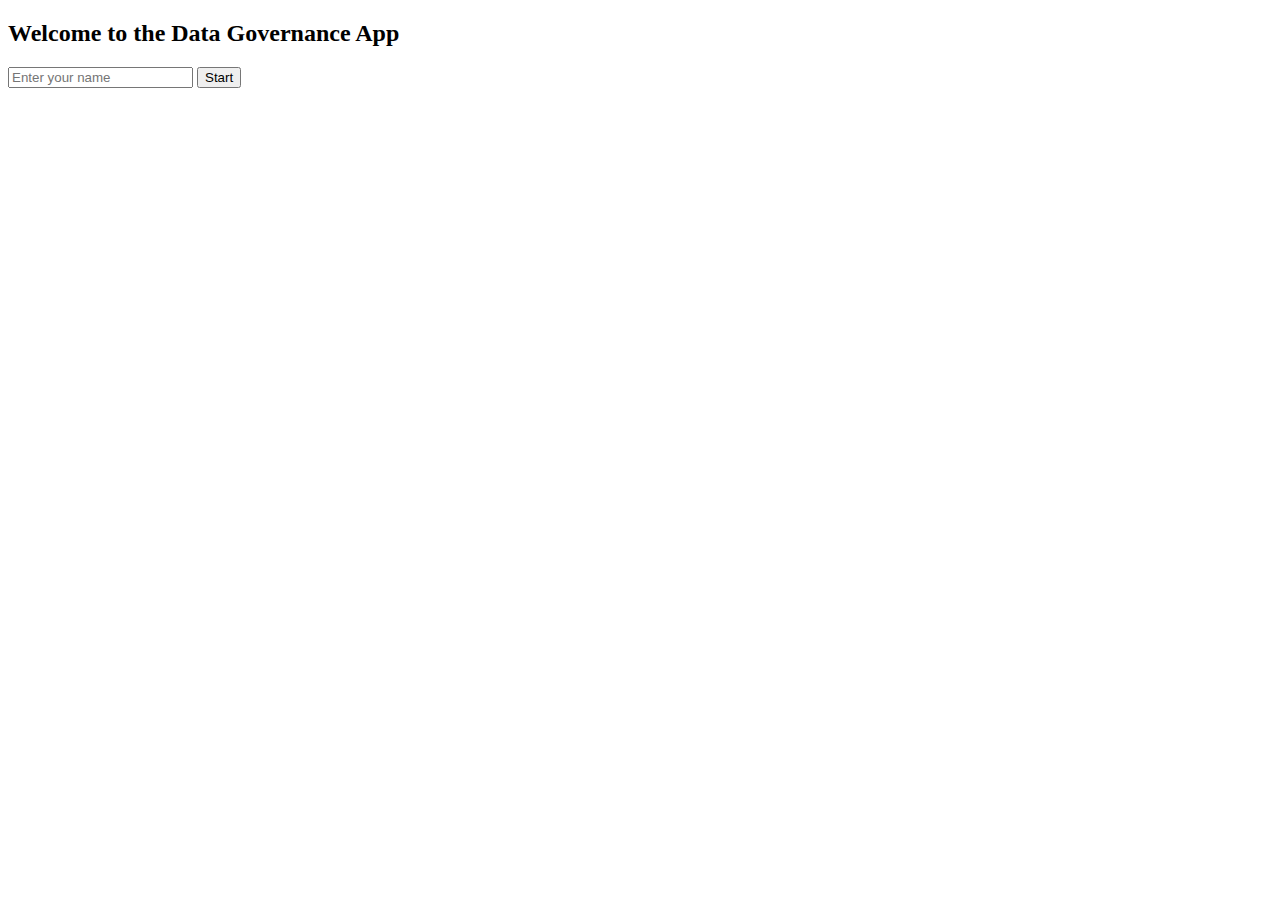
<file: index.html>
<!DOCTYPE html>
<html>
<head>
  <title>Login - Data Governance</title>
</head>
<body>
  <h2>Welcome to the Data Governance App</h2>
  <input type="text" id="username" placeholder="Enter your name">
  <button onclick="login()">Start</button>

  <script>
    function login() {
      const username = document.getElementById('username').value;
      if (username) {
        localStorage.setItem('username', username);
        window.location.href = "governance.html";
      } else {
        alert("Enter your name");
      }
    }
  </script>
</body>
</html>
</file>
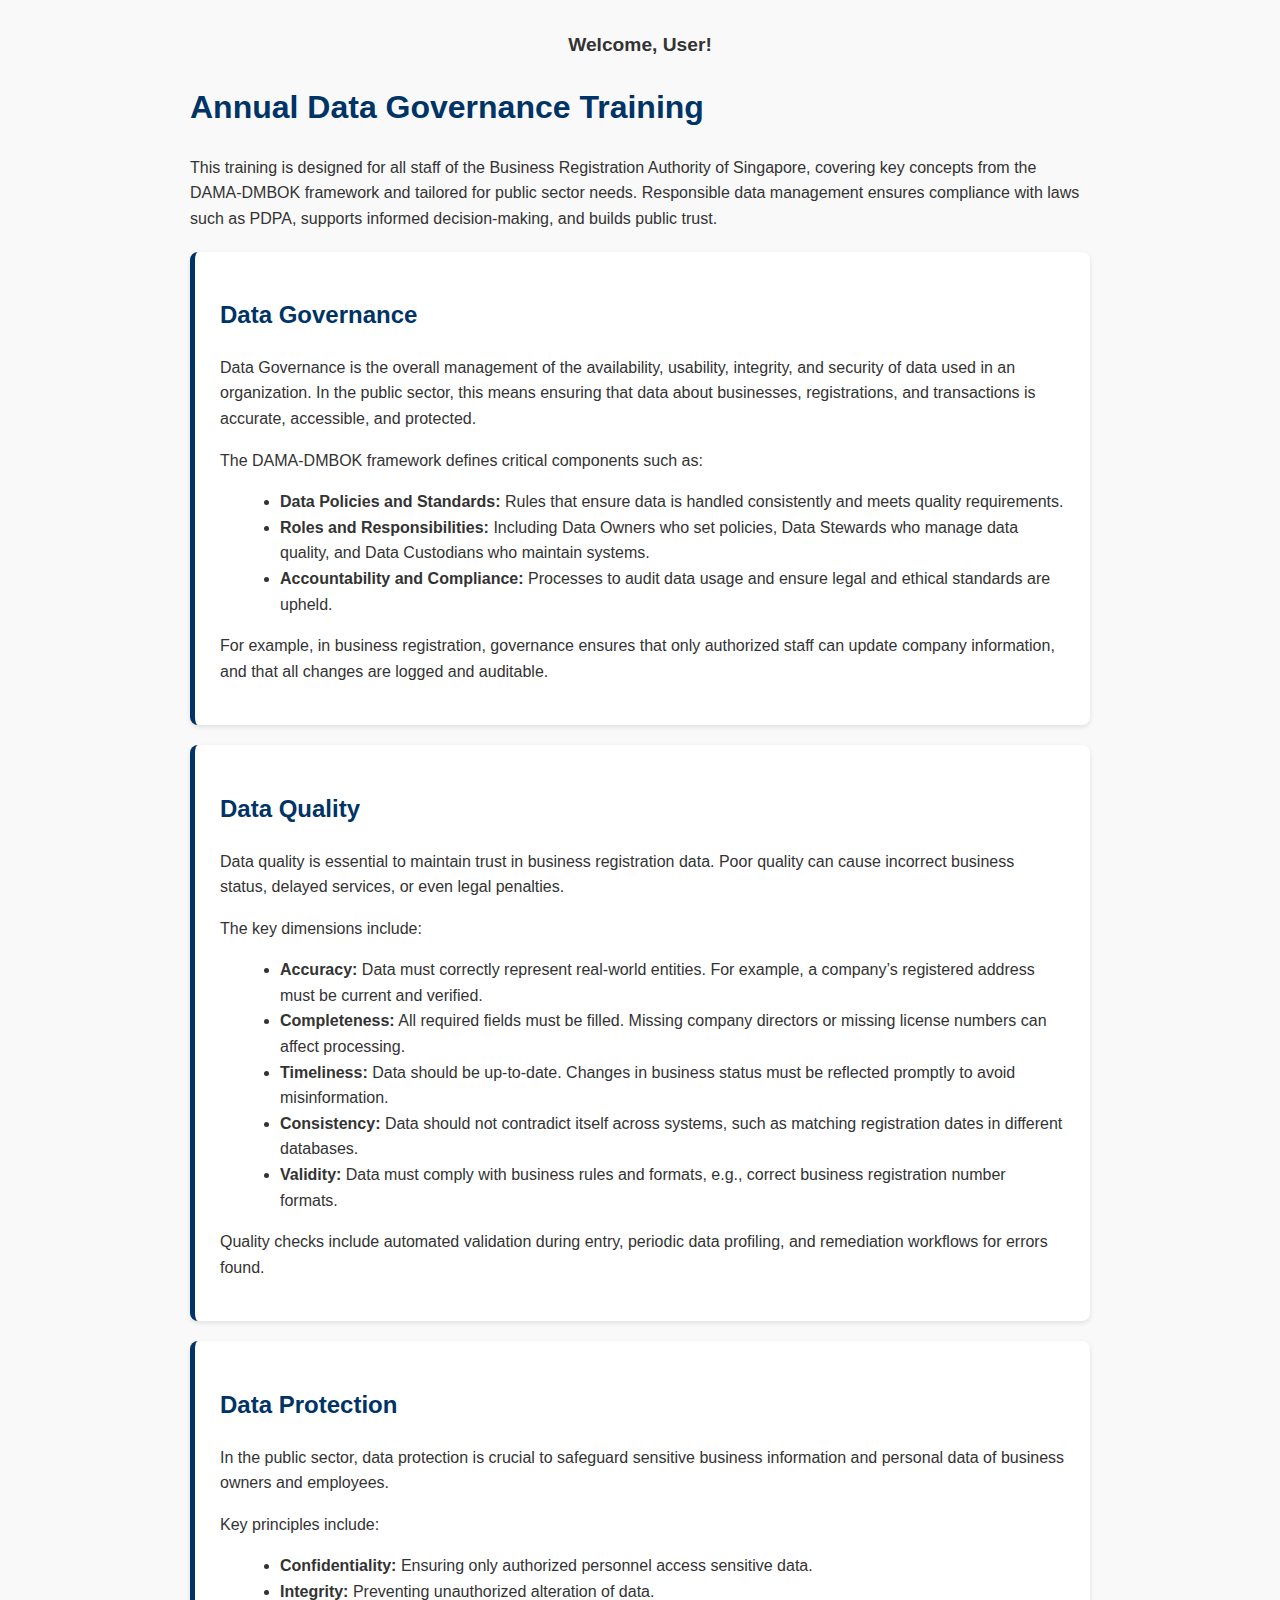
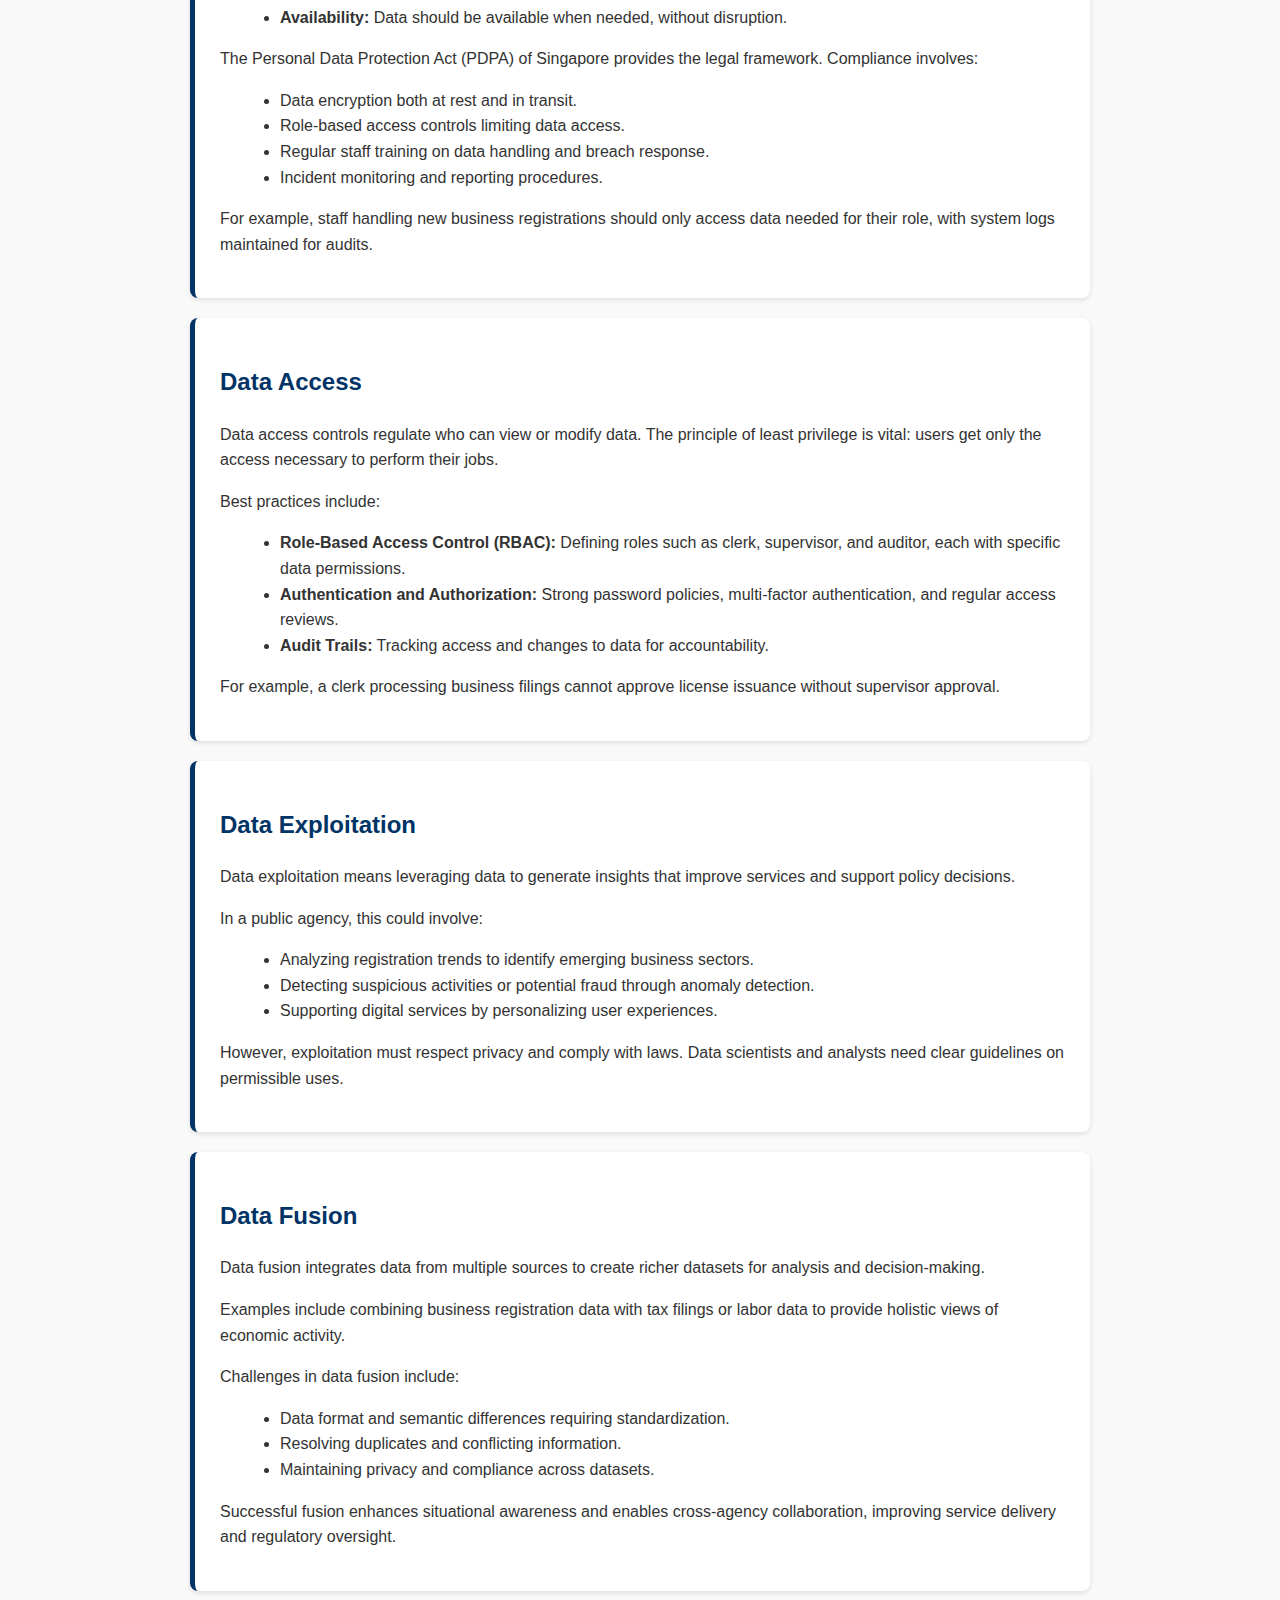
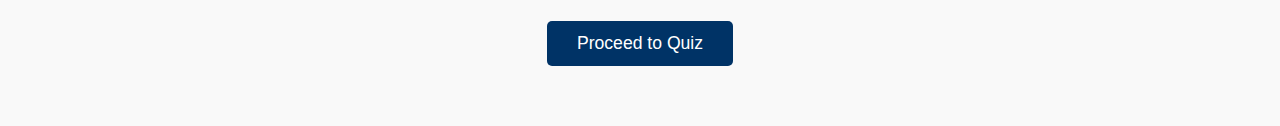
<file: governance.html>
<!DOCTYPE html>
<html lang="en">
<head>
  <meta charset="UTF-8" />
  <meta name="viewport" content="width=device-width, initial-scale=1.0"/>
  <title>Data Governance Training</title>
  <style>
    body {
      font-family: Arial, sans-serif;
      max-width: 900px;
      margin: auto;
      padding: 30px;
      line-height: 1.6;
      background-color: #f9f9f9;
      color: #333;
    }

    h1, h2 {
      color: #003366;
    }

    #greeting {
      font-weight: bold;
      font-size: 1.2rem;
      margin-bottom: 20px;
      text-align: center;
    }

    section {
      background: #fff;
      padding: 25px;
      margin: 20px 0;
      border-left: 5px solid #003366;
      border-radius: 8px;
      box-shadow: 0 2px 5px rgba(0,0,0,0.1);
    }

    ul {
      margin-left: 20px;
    }

    button {
      display: block;
      margin: 30px auto;
      background-color: #003366;
      color: white;
      border: none;
      padding: 12px 30px;
      font-size: 1.1rem;
      border-radius: 5px;
      cursor: pointer;
      transition: background-color 0.3s ease;
    }
    button:hover {
      background-color: #00509e;
    }
  </style>
</head>
<body>

  <div id="greeting">Welcome, User!</div>

  <h1>Annual Data Governance Training</h1>

  <p>This training is designed for all staff of the Business Registration Authority of Singapore, covering key concepts from the DAMA-DMBOK framework and tailored for public sector needs. Responsible data management ensures compliance with laws such as PDPA, supports informed decision-making, and builds public trust.</p>

  <section id="DataGovernance">
    <h2>Data Governance</h2>
    <p>Data Governance is the overall management of the availability, usability, integrity, and security of data used in an organization. In the public sector, this means ensuring that data about businesses, registrations, and transactions is accurate, accessible, and protected.</p>
    <p>The DAMA-DMBOK framework defines critical components such as:</p>
    <ul>
      <li><strong>Data Policies and Standards:</strong> Rules that ensure data is handled consistently and meets quality requirements.</li>
      <li><strong>Roles and Responsibilities:</strong> Including Data Owners who set policies, Data Stewards who manage data quality, and Data Custodians who maintain systems.</li>
      <li><strong>Accountability and Compliance:</strong> Processes to audit data usage and ensure legal and ethical standards are upheld.</li>
    </ul>
    <p>For example, in business registration, governance ensures that only authorized staff can update company information, and that all changes are logged and auditable.</p>
  </section>

  <section id="DataQuality">
    <h2>Data Quality</h2>
    <p>Data quality is essential to maintain trust in business registration data. Poor quality can cause incorrect business status, delayed services, or even legal penalties.</p>
    <p>The key dimensions include:</p>
    <ul>
      <li><strong>Accuracy:</strong> Data must correctly represent real-world entities. For example, a company’s registered address must be current and verified.</li>
      <li><strong>Completeness:</strong> All required fields must be filled. Missing company directors or missing license numbers can affect processing.</li>
      <li><strong>Timeliness:</strong> Data should be up-to-date. Changes in business status must be reflected promptly to avoid misinformation.</li>
      <li><strong>Consistency:</strong> Data should not contradict itself across systems, such as matching registration dates in different databases.</li>
      <li><strong>Validity:</strong> Data must comply with business rules and formats, e.g., correct business registration number formats.</li>
    </ul>
    <p>Quality checks include automated validation during entry, periodic data profiling, and remediation workflows for errors found.</p>
  </section>

  <section id="DataProtection">
    <h2>Data Protection</h2>
    <p>In the public sector, data protection is crucial to safeguard sensitive business information and personal data of business owners and employees.</p>
    <p>Key principles include:</p>
    <ul>
      <li><strong>Confidentiality:</strong> Ensuring only authorized personnel access sensitive data.</li>
      <li><strong>Integrity:</strong> Preventing unauthorized alteration of data.</li>
      <li><strong>Availability:</strong> Data should be available when needed, without disruption.</li>
    </ul>
    <p>The Personal Data Protection Act (PDPA) of Singapore provides the legal framework. Compliance involves:</p>
    <ul>
      <li>Data encryption both at rest and in transit.</li>
      <li>Role-based access controls limiting data access.</li>
      <li>Regular staff training on data handling and breach response.</li>
      <li>Incident monitoring and reporting procedures.</li>
    </ul>
    <p>For example, staff handling new business registrations should only access data needed for their role, with system logs maintained for audits.</p>
  </section>

  <section id="DataAccess">
    <h2>Data Access</h2>
    <p>Data access controls regulate who can view or modify data. The principle of least privilege is vital: users get only the access necessary to perform their jobs.</p>
    <p>Best practices include:</p>
    <ul>
      <li><strong>Role-Based Access Control (RBAC):</strong> Defining roles such as clerk, supervisor, and auditor, each with specific data permissions.</li>
      <li><strong>Authentication and Authorization:</strong> Strong password policies, multi-factor authentication, and regular access reviews.</li>
      <li><strong>Audit Trails:</strong> Tracking access and changes to data for accountability.</li>
    </ul>
    <p>For example, a clerk processing business filings cannot approve license issuance without supervisor approval.</p>
  </section>

  <section id="DataExploitation">
    <h2>Data Exploitation</h2>
    <p>Data exploitation means leveraging data to generate insights that improve services and support policy decisions.</p>
    <p>In a public agency, this could involve:</p>
    <ul>
      <li>Analyzing registration trends to identify emerging business sectors.</li>
      <li>Detecting suspicious activities or potential fraud through anomaly detection.</li>
      <li>Supporting digital services by personalizing user experiences.</li>
    </ul>
    <p>However, exploitation must respect privacy and comply with laws. Data scientists and analysts need clear guidelines on permissible uses.</p>
  </section>

  <section id="DataFusion">
    <h2>Data Fusion</h2>
    <p>Data fusion integrates data from multiple sources to create richer datasets for analysis and decision-making.</p>
    <p>Examples include combining business registration data with tax filings or labor data to provide holistic views of economic activity.</p>
    <p>Challenges in data fusion include:</p>
    <ul>
      <li>Data format and semantic differences requiring standardization.</li>
      <li>Resolving duplicates and conflicting information.</li>
      <li>Maintaining privacy and compliance across datasets.</li>
    </ul>
    <p>Successful fusion enhances situational awareness and enables cross-agency collaboration, improving service delivery and regulatory oversight.</p>
  </section>

  <button id="startQuizBtn">Proceed to Quiz</button>

  <script>
    // Show username from localStorage
    const username = localStorage.getItem('username') || 'User';
    document.getElementById('greeting').textContent = `Welcome, ${username}!`;

    // Quiz button redirects to quiz.html
    document.getElementById('startQuizBtn').addEventListener('click', () => {
      window.location.href = 'quiz.html';  // Adjust if your quiz filename differs
    });
  </script>

</body>
</html>
</file>
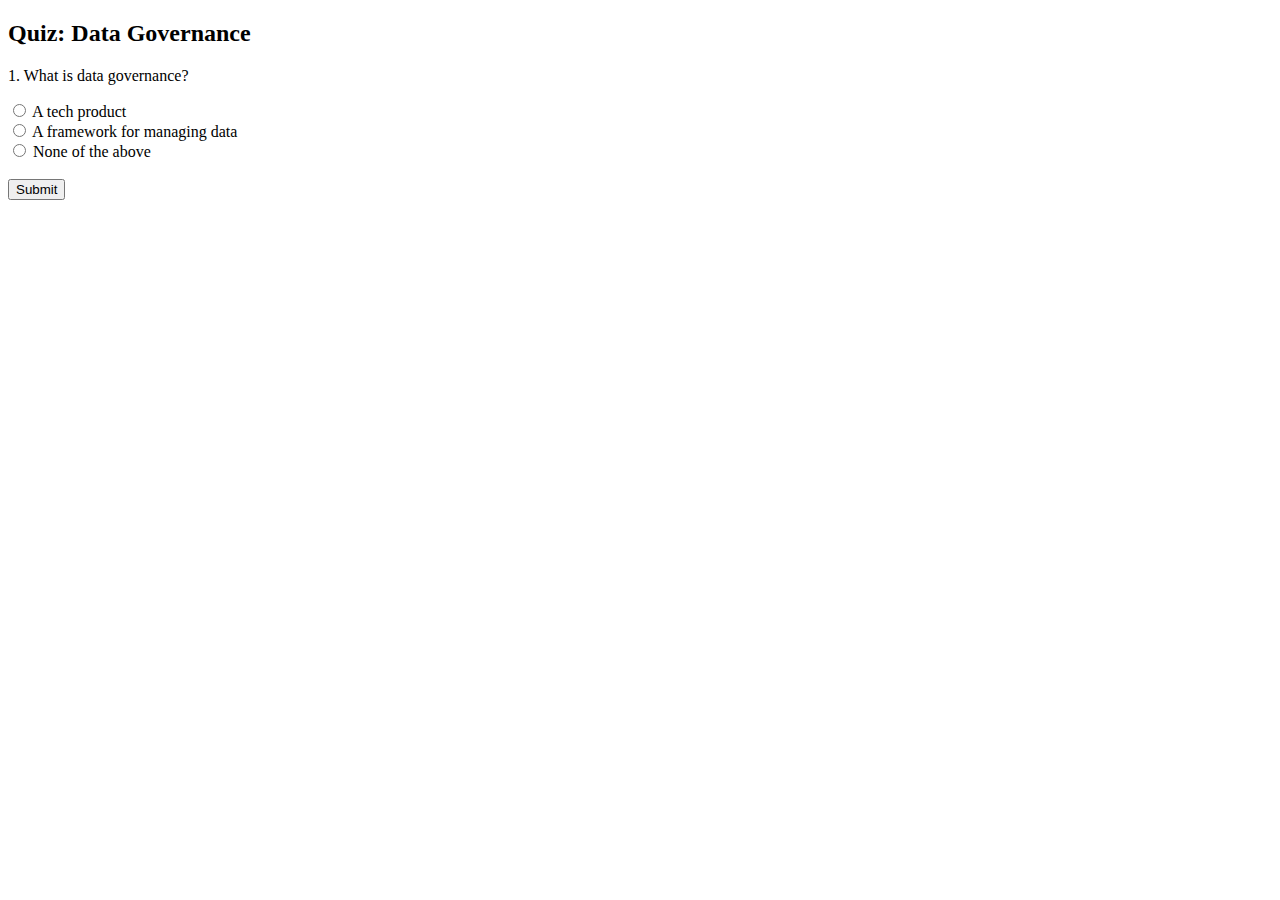
<file: quiz.html>
<!DOCTYPE html>
<html>
<head><title>Quiz</title></head>
<body>
  <h2>Quiz: Data Governance</h2>
  <form id="quizForm">
    <p>1. What is data governance?</p>
    <input type="radio" name="q1" value="a"> A tech product<br>
    <input type="radio" name="q1" value="b"> A framework for managing data<br>
    <input type="radio" name="q1" value="c"> None of the above<br><br>

    <button type="button" onclick="submitQuiz()">Submit</button>
  </form>

  <div id="result"></div>

  <script>
    function submitQuiz() {
      const answer = document.querySelector('input[name="q1"]:checked')?.value;
      if (answer === "b") {
        document.getElementById("result").innerText = "Correct! ✅";
      } else {
        document.getElementById("result").innerText = "Incorrect ❌. Please review the material.";
      }
    }
  </script>
</body>
</html>
</file>
